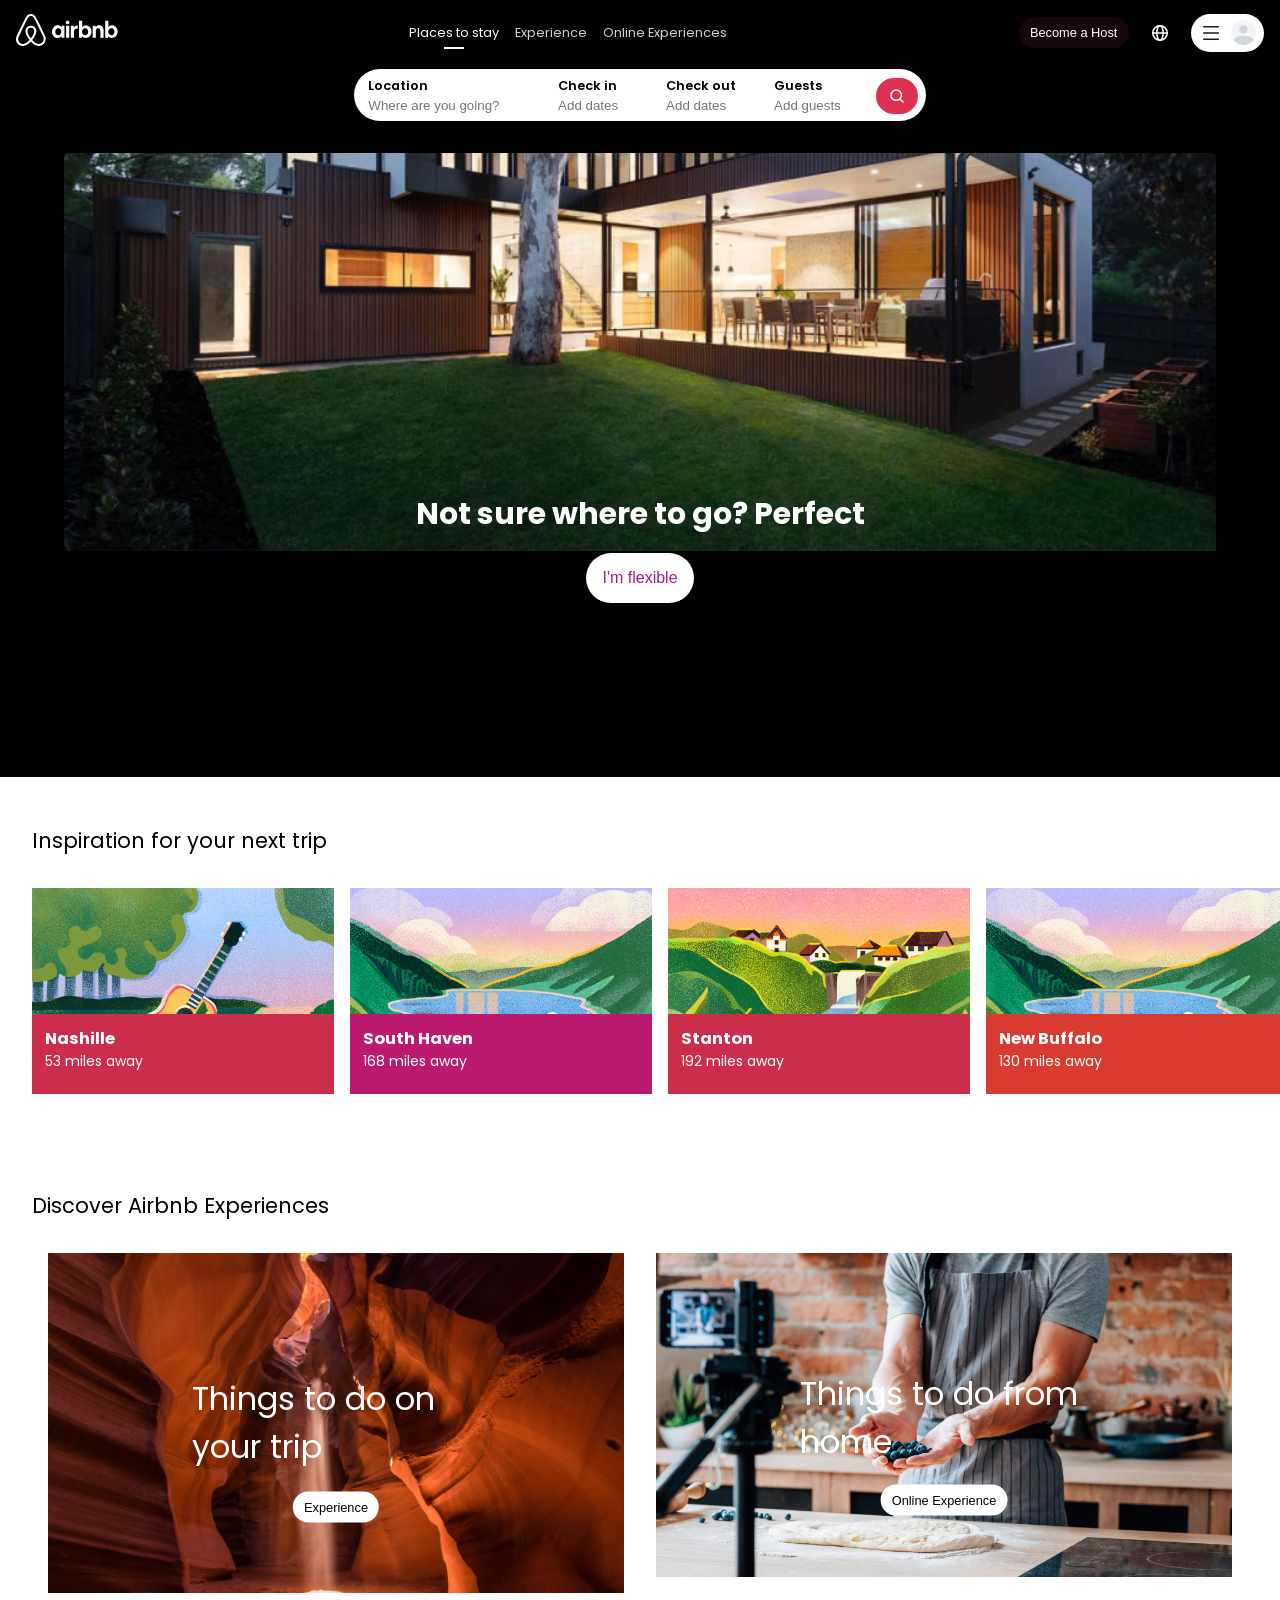
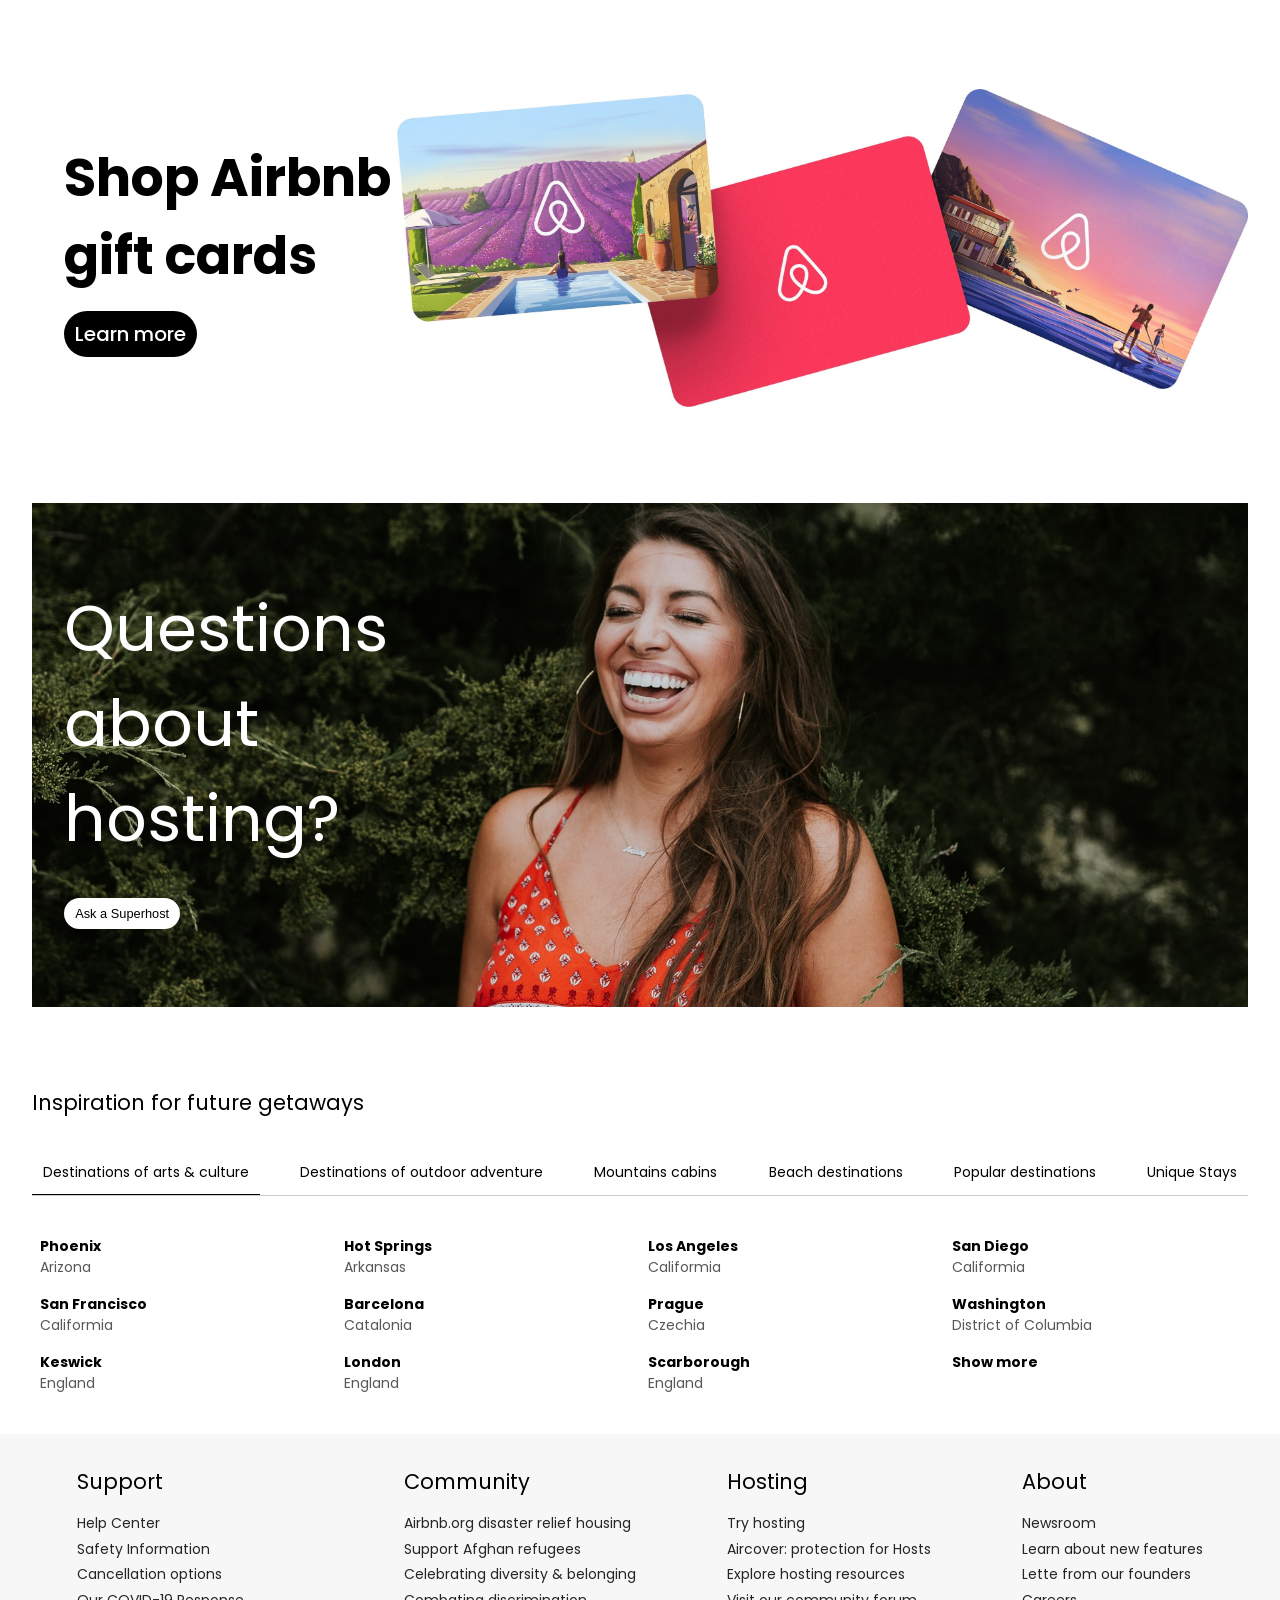
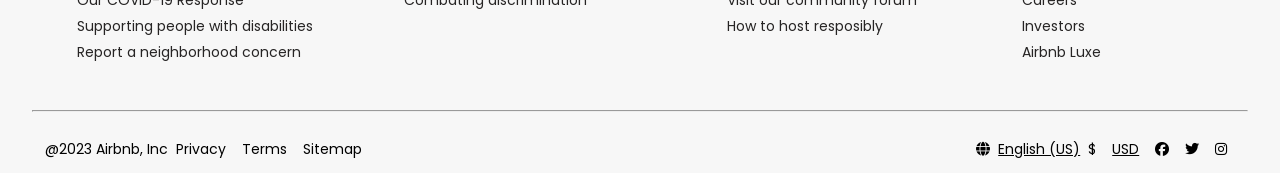
<file: index.html>
<!DOCTYPE html>
<html lang="en">

<head>
    <meta charset="UTF-8">
    <meta name="viewport" content="width=device-width, initial-scale=1.0">
    <meta http-equiv="Content-Type" content="text/html;charset=UTF-8">
    <link rel="preconnect" href="https://fonts.googleapis.com">
<link rel="preconnect" href="https://fonts.gstatic.com" crossorigin>
<link href="https://fonts.googleapis.com/css2?family=Poppins:wght@300;400;500&display=swap" rel="stylesheet">
<link rel="stylesheet" href="https://cdnjs.cloudflare.com/ajax/libs/font-awesome/6.4.2/css/all.min.css" integrity="sha512-z3gLpd7yknf1YoNbCzqRKc4qyor8gaKU1qmn+CShxbuBusANI9QpRohGBreCFkKxLhei6S9CQXFEbbKuqLg0DA==" crossorigin="anonymous" referrerpolicy="no-referrer" />
    <link rel="stylesheet" href="./assets/core/core.css">
    <link rel="stylesheet" href="./assets/css/home.css">
    <title>Home | Airbnb</title>
</head>

<body>
    <header>
        <div class="inner">
            <div class="logo">
                <a href="/" class="logo-link">
                    <svg width="102" height="32" viewBox="0 0 102 32" fill="none" xmlns="http://www.w3.org/2000/svg">
                        <path
                            d="M29.24 22.6799C29.08 22.2899 28.93 21.8799 28.77 21.5299L28.03 19.8599L28 19.8299C25.8 15.0299 23.45 10.1499 20.96 5.34994L20.86 5.14994C20.61 4.67994 20.36 4.15994 20.1 3.67994C19.78 3.10994 19.47 2.49994 18.96 1.91994C18.4628 1.31308 17.8372 0.824133 17.1282 0.488399C16.4192 0.152666 15.6444 -0.0214844 14.86 -0.0214844C14.0755 -0.0214844 13.3008 0.152666 12.5917 0.488399C11.8827 0.824133 11.2571 1.31308 10.76 1.91994C10.29 2.49994 9.93996 3.10994 9.61996 3.67994C9.36996 4.19994 9.11996 4.70994 8.85996 5.17994L8.75996 5.37994C6.30996 10.1799 3.91996 15.0599 1.71996 19.8599L1.65996 19.9199C1.43996 20.4399 1.17996 20.9799 0.929959 21.5599C0.769959 21.9099 0.609959 22.2899 0.449959 22.7099C0.0179916 23.8097 -0.119949 25.0031 0.0497312 26.1724C0.219412 27.3418 0.690857 28.4467 1.4176 29.3784C2.14435 30.31 3.10131 31.0362 4.19418 31.4854C5.28705 31.9346 6.47811 32.0912 7.64996 31.9399C8.77343 31.7921 9.85523 31.4178 10.83 30.8399C12.13 30.1099 13.38 29.0499 14.78 27.5199C16.18 29.0499 17.46 30.1099 18.73 30.8499C19.9513 31.5668 21.3343 31.9624 22.75 31.9999C24.3893 32.0068 25.9758 31.4202 27.2164 30.3487C28.4571 29.2771 29.2682 27.7928 29.5 26.1699C29.7678 25.0037 29.6772 23.7838 29.24 22.6699V22.6799ZM14.88 24.3399C13.16 22.1399 12.04 20.1199 11.66 18.3899C11.5025 17.7489 11.4686 17.0837 11.56 16.4299C11.63 15.9199 11.82 15.4699 12.08 15.0899C12.68 14.2199 13.73 13.6799 14.88 13.6799C15.4261 13.6633 15.9678 13.7824 16.4565 14.0268C16.9452 14.2711 17.3656 14.633 17.68 15.0799C17.94 15.4799 18.13 15.9199 18.19 16.4299C18.29 17.0099 18.25 17.6799 18.09 18.3899C17.71 20.0899 16.59 22.1299 14.88 24.3399ZM27.62 25.8199C27.5063 26.6439 27.1788 27.4237 26.67 28.0816C26.1612 28.7396 25.4888 29.2527 24.72 29.5699C23.96 29.8899 23.12 29.9799 22.3 29.8899C21.5 29.7899 20.7 29.5299 19.88 29.0499C18.5185 28.2084 17.2942 27.1629 16.25 25.9499C18.35 23.3499 19.62 20.9799 20.1 18.8699C20.33 17.8699 20.36 16.9699 20.26 16.1399C20.1351 15.3532 19.8417 14.6028 19.4 13.9399C18.8956 13.2212 18.2223 12.6374 17.4394 12.2398C16.6565 11.8423 15.7879 11.6431 14.91 11.6599C13.06 11.6599 11.41 12.5199 10.41 13.9299C9.9598 14.5911 9.66887 15.3475 9.55996 16.1399C9.42996 16.9799 9.45996 17.9099 9.71996 18.8699C10.2 20.9799 11.5 23.3799 13.57 25.9699C12.5434 27.2061 11.3163 28.2608 9.93996 29.0899C9.10996 29.5699 8.31996 29.8199 7.51996 29.9199C6.27584 30.0793 5.01911 29.7412 4.02292 28.9791C3.02673 28.2169 2.37161 27.0924 2.19996 25.8499C2.09996 25.0499 2.16996 24.2499 2.48996 23.3499C2.58996 23.0299 2.73996 22.7099 2.89996 22.3299C3.11996 21.8099 3.37996 21.2699 3.62996 20.7299L3.66996 20.6599C5.82996 15.8899 8.18996 11.0199 10.64 6.24994L10.74 6.04994C10.99 5.56994 11.24 5.05994 11.5 4.57994C11.76 4.06994 12.04 3.57994 12.4 3.17994C12.7116 2.80797 13.1009 2.50882 13.5406 2.30356C13.9804 2.09831 14.4597 1.99193 14.945 1.99193C15.4302 1.99193 15.9096 2.09831 16.3493 2.30356C16.789 2.50882 17.1783 2.80797 17.49 3.17994C17.84 3.57994 18.13 4.06994 18.39 4.57994C18.64 5.05994 18.89 5.57995 19.15 6.04994L19.25 6.24994C21.69 11.0199 24.05 15.8899 26.25 20.6599L26.28 20.6899C26.54 21.2099 26.76 21.7899 27.01 22.2899C27.17 22.6799 27.33 22.9899 27.43 23.3199C27.62 24.2199 27.72 25.0199 27.62 25.8199ZM41.54 24.1199C40.7864 24.131 40.0401 23.9722 39.3563 23.6554C38.6725 23.3386 38.0688 22.8719 37.59 22.2899C36.514 21.0499 35.943 19.451 35.99 17.8099C35.9735 16.1332 36.563 14.5068 37.65 13.2299C38.1528 12.6406 38.7787 12.1686 39.4836 11.8472C40.1885 11.5259 40.9553 11.3629 41.73 11.3699C42.4589 11.35 43.1809 11.5157 43.8282 11.8516C44.4754 12.1875 45.0266 12.6824 45.43 13.2899L45.53 11.7199H48.45V23.7999H45.52L45.42 22.0399C45.0041 22.6886 44.4294 23.2202 43.7503 23.5842C43.0712 23.9483 42.3104 24.1327 41.54 24.1199ZM42.3 21.2399C42.88 21.2399 43.39 21.0799 43.87 20.7899C44.31 20.4699 44.67 20.0499 44.95 19.5399C45.2 19.0299 45.33 18.4199 45.33 17.7399C45.3689 17.1493 45.254 16.5587 44.9963 16.0259C44.7386 15.493 44.3471 15.0361 43.86 14.6999C43.3919 14.4083 42.8514 14.2537 42.3 14.2537C41.7485 14.2537 41.208 14.4083 40.74 14.6999C40.3 15.0199 39.94 15.4399 39.66 15.9499C39.3955 16.5124 39.2654 17.1286 39.28 17.7499C39.241 18.3405 39.3559 18.9312 39.6136 19.464C39.8713 19.9969 40.2628 20.4538 40.75 20.7899C41.22 21.0799 41.73 21.2399 42.3 21.2399ZM53.45 8.45994C53.45 8.80995 53.39 9.12994 53.23 9.38995C53.07 9.63995 52.85 9.86994 52.56 10.0299C52.27 10.1899 51.96 10.2499 51.64 10.2499C51.32 10.2499 51 10.1899 50.71 10.0299C50.4357 9.87726 50.205 9.65694 50.04 9.38995C49.8851 9.10508 49.8091 8.78401 49.82 8.45994C49.82 8.09995 49.89 7.77994 50.04 7.52994C50.2 7.22994 50.43 7.04994 50.71 6.88994C51 6.72994 51.31 6.65994 51.64 6.65994C51.9583 6.65261 52.273 6.728 52.5535 6.87874C52.8339 7.02948 53.0705 7.25042 53.24 7.51994C53.3855 7.81149 53.4576 8.13418 53.45 8.45994ZM50.05 23.7599V11.6999H53.23V23.7799H50.04L50.05 23.7599ZM61.73 14.8599V14.8999C61.58 14.8299 61.38 14.7999 61.23 14.7699C61.03 14.7299 60.87 14.7299 60.68 14.7299C59.79 14.7299 59.12 14.9899 58.68 15.5299C58.2 16.0799 57.98 16.8499 57.98 17.8399V23.7699H54.79V11.6899H57.72L57.82 13.5199C58.14 12.8799 58.52 12.3999 59.06 12.0399C59.5971 11.6902 60.2294 11.5155 60.87 11.5399C61.1 11.5399 61.32 11.5599 61.51 11.5999C61.61 11.6299 61.67 11.6299 61.73 11.6599V14.8599ZM63.01 23.7599V6.73994H66.19V13.2399C66.64 12.6599 67.15 12.2099 67.79 11.8599C68.8032 11.3632 69.9542 11.2223 71.0573 11.4599C72.1604 11.6976 73.1512 12.3 73.87 13.1699C74.9483 14.4125 75.5195 16.0154 75.47 17.6599C75.4864 19.3367 74.897 20.9631 73.81 22.2399C73.3072 22.8293 72.6813 23.3013 71.9763 23.6227C71.2714 23.944 70.5046 24.1069 69.73 24.0999C69.001 24.1199 68.279 23.9541 67.6317 23.6183C66.9845 23.2824 66.4333 22.7875 66.03 22.1799L65.93 23.7499L63.01 23.7799V23.7599ZM69.16 21.2399C69.73 21.2399 70.24 21.0799 70.72 20.7899C71.16 20.4699 71.52 20.0499 71.8 19.5399C72.06 19.0299 72.18 18.4199 72.18 17.7399C72.18 17.0699 72.06 16.4599 71.8 15.9499C71.5374 15.4582 71.1684 15.0312 70.72 14.6999C70.2519 14.4083 69.7115 14.2537 69.16 14.2537C68.6085 14.2537 68.068 14.4083 67.6 14.6999C67.15 15.0199 66.8 15.4399 66.51 15.9499C66.2455 16.5124 66.1154 17.1286 66.13 17.7499C66.091 18.3405 66.2059 18.9312 66.4636 19.464C66.7213 19.9969 67.1128 20.4538 67.6 20.7899C68.07 21.0799 68.58 21.2399 69.16 21.2399ZM76.67 23.7699V11.6899H79.6L79.7 13.2599C80.0682 12.6581 80.5905 12.1656 81.2128 11.8333C81.8352 11.501 82.535 11.3411 83.24 11.3699C84.0461 11.356 84.8384 11.5801 85.5178 12.0141C86.1973 12.448 86.7337 13.0727 87.06 13.8099C87.41 14.5699 87.6 15.5099 87.6 16.5599V23.7999H84.41V16.9799C84.41 16.1399 84.22 15.4799 83.84 14.9899C83.46 14.5099 82.94 14.2499 82.28 14.2499C81.8 14.2499 81.38 14.3499 81.01 14.5699C80.66 14.7999 80.37 15.0899 80.15 15.4999C79.9275 15.9144 79.8172 16.3798 79.83 16.8499V23.7699H76.67ZM89.19 23.7699V6.72994H92.38V13.2299C92.812 12.6467 93.3741 12.1722 94.0216 11.8441C94.6691 11.5161 95.3841 11.3434 96.11 11.3399C96.8635 11.3289 97.6099 11.4877 98.2937 11.8045C98.9775 12.1213 99.5811 12.588 100.06 13.1699C101.131 14.4125 101.698 16.0105 101.65 17.6499C101.667 19.3269 101.078 20.9536 99.99 22.2299C99.4872 22.8193 98.8613 23.2913 98.1563 23.6127C97.4514 23.934 96.6846 24.0969 95.91 24.0899C95.181 24.1099 94.459 23.9441 93.8117 23.6083C93.1645 23.2724 92.6133 22.7775 92.21 22.1699L92.12 23.7399L89.19 23.7699ZM95.37 21.2399C95.95 21.2399 96.46 21.0799 96.93 20.7899C97.38 20.4699 97.73 20.0499 98.02 19.5399C98.27 19.0299 98.4 18.4199 98.4 17.7399C98.4389 17.1493 98.324 16.5587 98.0663 16.0259C97.8086 15.493 97.4171 15.0361 96.93 14.6999C96.4619 14.4083 95.9215 14.2537 95.37 14.2537C94.8185 14.2537 94.278 14.4083 93.81 14.6999C93.37 15.0199 93.01 15.4399 92.73 15.9499C92.4508 16.5074 92.32 17.1273 92.35 17.7499C92.311 18.3405 92.4259 18.9312 92.6836 19.464C92.9413 19.9969 93.3328 20.4538 93.82 20.7899C94.29 21.0799 94.77 21.2399 95.37 21.2399Z"
                            fill="white" />
                    </svg>
                </a>
            </div>
            <div class="header-menu">
                <ul>
                    <li>
                        <a href="#" class="active">Places to stay</a>
                    </li>
                    <li>
                        <a href="#">Experience</a>
                    </li>
                    <li>
                        <a href="#">Online Experiences</a>
                    </li>
                </ul>
            </div>
            <div class="right-side">
                <button type="button" class="btn secondry">Become a Host</button>
                <button type="button" class="btn icon-btn">
                    <svg width="24" height="24" viewBox="0 0 24 24" fill="none" xmlns="http://www.w3.org/2000/svg">
                        <path
                            d="M19.25 12C19.25 16.0041 16.0041 19.25 12 19.25C7.99594 19.25 4.75 16.0041 4.75 12C4.75 7.99594 7.99594 4.75 12 4.75C16.0041 4.75 19.25 7.99594 19.25 12Z"
                            stroke="white" stroke-width="1.5" stroke-linecap="round" stroke-linejoin="round" />
                        <path
                            d="M15.25 12C15.25 16.5 13.2426 19.25 12 19.25C10.7574 19.25 8.75 16.5 8.75 12C8.75 7.5 10.7574 4.75 12 4.75C13.2426 4.75 15.25 7.5 15.25 12Z"
                            stroke="white" stroke-width="1.5" stroke-linecap="round" stroke-linejoin="round" />
                        <path d="M5 12H19" stroke="white" stroke-width="1.5" stroke-linecap="round"
                            stroke-linejoin="round" />
                    </svg>
                </button>

                <button class="btn profile-btn" type="button">
                    <svg width="24" height="24" viewBox="0 0 24 24" fill="none" xmlns="http://www.w3.org/2000/svg">
                        <path d="M4.75 5.75H19.25" stroke="#111827" stroke-width="1.5" stroke-linecap="round"
                            stroke-linejoin="round" />
                        <path d="M4.75 18.25H19.25" stroke="#111827" stroke-width="1.5" stroke-linecap="round"
                            stroke-linejoin="round" />
                        <path d="M4.75 12H19.25" stroke="#111827" stroke-width="1.5" stroke-linecap="round"
                            stroke-linejoin="round" />
                    </svg>

                    <img src="./assets/images/Avatar.png" alt="User Profile">
                </button>
            </div>
        </div>
    </header>
    <main>
        <!-- Search bar, listings, and map will go here -->
        <div class="search-bar">
            <form action="#" method="get" id="form">
                <div class="input-group">
                    <label for="search">Location</label>
                    <input type="text" id="search" class="input" placeholder="Where are you going?">
                </div>
                <div class="input-group">
                    <label for="check-in">Check in</label>
                    <input type="text" id="check-in" onblur="(this.type='text')" onfocus="(this.type='date')"
                        class="input" placeholder="Add dates">
                </div>
                <div class="input-group">
                    <label for="check-out">Check out</label>
                    <input type="text" id="check-out" onblur="(this.type='text')" onfocus="(this.type='date')"
                        class="input" placeholder="Add dates">
                </div>
                <div class="input-group">
                    <label for="guest">Guests</label>
                    <input type="text" id="guest" class="input" placeholder="Add guests">
                </div>

                <button class="btn primary" type="submit">
                    <svg width="20" height="20" viewBox="0 0 20 20" fill="none" xmlns="http://www.w3.org/2000/svg">
                        <path
                            d="M16.0417 16.0416L12.9167 12.9166M3.95834 9.16658C3.95834 6.2901 6.29019 3.95825 9.16668 3.95825C12.0432 3.95825 14.375 6.2901 14.375 9.16658C14.375 12.0431 12.0432 14.3749 9.16668 14.3749C6.29019 14.3749 3.95834 12.0431 3.95834 9.16658Z"
                            stroke="white" stroke-width="1.5" stroke-linecap="round" stroke-linejoin="round" />
                    </svg>
                </button>
            </form>
        </div>

        <div class="hero-bar">
            <div class="inner">
                <h1>Not sure where to go? Perfect</h1>

                <button class="btn secondry" type="button">I'm flexible</button>
            </div>
        </div>

        <div class="categories">
            <h2 class="heading">Inspiration for your next trip</h2>

            <div class="slider">
                <div class="card">
                    <img src="./assets/images/rect1.png" alt="">
                    <div class="bottom">
                        <h3>Nashille</h3>
                        <p>53 miles away</p>
                    </div>
                </div>
                <div class="card">
                    <img src="./assets/images/rect2.png" alt="">
                    <div class="bottom">
                        <h3>South Haven</h3>
                        <p>168 miles away</p>
                    </div>
                </div>
                <div class="card">
                    <img src="./assets/images/rect3.png" alt="">
                    <div class="bottom">
                        <h3>Stanton</h3>
                        <p>192 miles away</p>
                    </div>
                </div>
                <div class="card">
                    <img src="./assets/images/rect4.png" alt="">
                    <div class="bottom">
                        <h3>New Buffalo</h3>
                        <p>130 miles away</p>
                    </div>
                </div>
            </div>
        </div>

        <div class="experience">
            <h2 class="heading">Discover Airbnb Experiences</h2>

            <div class="slider">
                <div class="card">
                    <img src="./assets/images/exp1.png" alt="" srcset="">

                    <h3>Things to do on your trip</h3>
                    <button type="button" class="btn">Experience</button>
                </div>
                <div class="card">
                    <img src="./assets/images/exp2.png" alt="" srcset="">

                    <h3>Things to do from home</h3>
                    <button type="button" class="btn">Online Experience</button>
                </div>
            </div>
        </div>

        <div class="shop">
            <div class="lp">
                <h2>Shop Airbnb gift cards</h2>

                <a href="#" class="btn">Learn more</a>
            </div>
            <img src="./assets/images/v2704_6504.png" alt="">
        </div>

        <div class="hosting">
            <div class="inner">
                <h2>Questions <br> about <br> hosting?</h2>

                <button type="button" class="btn">
                    Ask a Superhost
                </button>
            </div>
        </div>

        <div class="inspiration">
            <h2 class="heading">Inspiration for future getaways</h2>

            <ul class="tabs">
                <li class="active">
                    <a href="#">Destinations of arts & culture</a>
                </li>
                <li>
                    <a href="#">Destinations of outdoor adventure</a>
                </li>
                <li>
                    <a href="#">Mountains cabins</a>
                </li>
                <li>
                    <a href="#">Beach destinations</a>
                </li>
                <li>
                    <a href="#">Popular destinations</a>
                </li>
                <li>
                    <a href="#">Unique Stays</a>
                </li>
            </ul>

            <ul class="types">
                <li>
                    <b>Phoenix</b>
                    <span>Arizona</span>
                </li>
                <li>
                    <b>Hot Springs</b>
                    <span>Arkansas</span>
                </li>
                <li>
                    <b>Los Angeles</b>
                    <span>Califormia</span>
                </li>
                <li>
                    <b>San Diego</b>
                    <span>Califormia</span>
                </li>
                <li>
                    <b>San Francisco</b>
                    <span>Califormia</span>
                </li>
                <li>
                    <b>Barcelona</b>
                    <span>Catalonia</span>
                </li>
                <li>
                    <b>Prague</b>
                    <span>Czechia</span>
                </li>
                <li>
                    <b>Washington</b>
                    <span>District of Columbia</span>
                </li>
                <li>
                    <b>Keswick</b>
                    <span>England</span>
                </li>
                <li>
                    <b>London</b>
                    <span>England</span>
                </li>
                <li>
                    <b>Scarborough</b>
                    <span>England</span>
                </li>
                <li>
                    <b>Show more</b>
                </li>
            </ul>
        </div>
    </main>
    <footer>
        <!-- Footer will go here -->
        <div class="top">
            <div class="col">
                <h2>Support</h2>
                <ul>
                    <li>
                        <a href="#">Help Center</a>
                    </li>
                    <li>
                        <a href="#">Safety Information</a>
                    </li>
                    <li>
                        <a href="#">Cancellation options</a>
                    </li>
                    <li>
                        <a href="#">Our COVID-19 Response</a>
                    </li>
                    <li>
                        <a href="#">Supporting people with disabilities</a>
                    </li>
                    <li>
                        <a href="#">Report a neighborhood concern</a>
                    </li>
                </ul>
            </div>

            <div class="col">
                <h2>Community</h2>
                <ul>
                    <li>
                        <a href="#">Airbnb.org disaster relief housing</a>
                    </li>
                    <li>
                        <a href="#">Support Afghan refugees</a>
                    </li>
                    <li>
                        <a href="#">Celebrating diversity & belonging</a>
                    </li>
                    <li>
                        <a href="#">Combating discrimination</a>
                    </li>
                </ul>
            </div>

            <div class="col">
                <h2>Hosting</h2>
                <ul>
                    <li>
                        <a href="#">Try hosting</a>
                    </li>
                    <li>
                        <a href="#">Aircover: protection for Hosts</a>
                    </li>
                    <li>
                        <a href="#">Explore hosting resources</a>
                    </li>
                    <li>
                        <a href="#">Visit our community forum</a>
                    </li>
                    <li>
                        <a href="#">How to host resposibly</a>
                    </li>
                </ul>
            </div>

            <div class="col">
                <h2>About</h2>
                <ul>
                    <li>
                        <a href="#">Newsroom</a>
                    </li>
                    <li>
                        <a href="#">Learn about new features</a>
                    </li>
                    <li>
                        <a href="#">Lette from our founders</a>
                    </li>
                    <li>
                        <a href="#">Careers</a>
                    </li>
                    <li>
                        <a href="#">Investors</a>
                    </li>
                    <li>
                        <a href="#">Airbnb Luxe</a>
                    </li>
                </ul>
            </div>
        </div>
        <br><br>
<hr>
<!-- Footer -->
<span id="main-footer" style="display: flex; justify-content: space-between; align-items: start; text-align: left;">
        <div class="bottom">
            <p>@2023 Airbnb, Inc</p>

            <a href="#">Privacy</a>
            <a href="#">Terms</a>
            <a href="#">Sitemap</a>
        </div>
        <div class="bottom">
            <a href=""><i class="fa-solid fa-globe"></i></a>
            <p><u>English (US)</u></p>
            <a>$</a>
            <a><u>USD</u></a>

            <a href=""><i class="fa-brands fa-facebook"></i></a>
            <a href=""><i class="fa-brands fa-twitter"></i></a>
            <a href=""><i class="fa-brands fa-instagram"></i></a>
        </div>
    </span>
    </footer>


    <script src="./assets/core/core.js"></script>
    <script src="./assets/js/home.js"></script>
</body>

</html>
</file>
<file: assets/core/core.css>
:root {
    --main: #DE3151;
    --light-main: #DE31511A;
}

*,
::after,
::before {
    margin: 0;
    padding: 0;
    box-sizing: border-box;
}

body {
    scroll-behavior: smooth;
    font-size: 14px;
    font-family: "Poppins", sans-serif;
    font-weight: 400;
    color: #000;
    min-height: 100vh;
    width: 100%;
}

/* Buttons */
.btn {
    background: transparent;
    border: 0;
    outline: 0;
    appearance: none;
    color: #fff;
    padding: 0.5rem 0.7rem;
    transition: 0.3s;
    border-radius: 30px;
    display: inline-flex;
    align-items: center;
    cursor: pointer;
    user-select: none;
    font-size: 0.8rem;
    font-weight: 500;
}

.btn:hover {
    opacity: 0.7;
}

.btn:active {
    transform: scale(0.95);
}

.btn.secondry {
    background-color: var(--light-main);
}

.btn.primary {
    background-color: var(--main);
}


/* Input */
.input {
    padding: 0.5rem 0.7rem;
    border-radius: 30px;
    border: 0;
    outline: 0;
    background-color: transparent;
    appearance: none;
    color: #000;
    transition: 0.3s;
}

/* Footer */
footer {
    width: 100%;
    background-color: #f7f7f7;
    padding: 2rem;
    padding-bottom: 0;
}

footer .top {
    display: flex;
    align-items: flex-start;
    justify-content: space-around;
}

footer .top h2 {
    font-weight: 400;
    margin-bottom: 1rem;
}

footer .top ul {
    list-style: none;
}

footer .top ul a {
    color: #262424;
    margin-bottom: 0.8rem;
    text-decoration: none;
}

footer .top ul li {
    margin-bottom: 0.3rem;
}

footer .bottom {
    padding: 0.8rem;
    display: flex;
    align-items: center;
    justify-content: center;
    margin-top: 0.9rem;
}

footer .bottom a {
    color: #000;
    text-decoration: none;
    margin: 0 0.5rem;
}
</file>
<file: assets/css/home.css>
header {
    width: 100%;
    display: flex;
    justify-content: center;
    background-color: #010102;
    padding-top: 0.8rem;
}

header .inner {
    display: flex;
    align-items: center;
    justify-content: space-between;
    width: 100%;
    position: sticky;
    position: -webkit-sticky;
    top: 0;
    padding: 0 16px;
    max-width: 1296px;
}

.header-menu ul {
    list-style: none;
    display: flex;
    align-items: center;
    flex-direction: row;
}

.header-menu li {
    margin: 0 8px;
}

.header-menu a {
    font-size: 0.8rem;
    color: #cfd2d4;
    text-decoration: none;
    transition: 0.3s;
    position: relative;
}

.header-menu a::after {
    position: absolute;
    content: '';
    bottom: 0px;
    left: 50%;
    transform: translateX(-50%) translateY(8px);
    background-color: #fff;
    height: 2px;
    transition: 0.3ss;
}

.header-menu a:hover,
.header-menu a.active {
    color: #fff;
}

.header-menu a:hover::after,
.header-menu a.active::after {
    width: 20px;
}

.right-side {
    display: flex;
    align-items: center;
}

.right-side .icon-btn {
    margin: 0 0.5rem;
}

.right-side img {
    height: 25px;
    width: 25px;
    margin-left: 0.5rem;
}

.profile-btn {
    background-color: #fff;
    padding: 0.4rem 0.5rem;
}

.search-bar {
    background-color: #010102;
    display: flex;
    align-items: center;
    justify-content: center;
    padding-top: 1rem;
}

.search-bar form {
    display: flex;
    align-items: center;
    background-color: #fff;
    border-radius: 30px;
    padding: 0.5rem;
    padding-bottom: 0.3rem;
}

.search-bar label {
    display: block;
    color: #000;
    font-weight: 600;
    font-size: 0.8rem;
    margin-left: 0.4rem;
}

.search-bar .input-group:not(:last-child) {
    margin-right: 0.5rem;
}

.search-bar .input {
    padding: 0 0.4rem;
}

.search-bar .input-group:not(:first-child) .input {
    width: 100px;
}

.hero-bar {
    width: 100%;
    display: flex;
    align-items: center;
    justify-content: center;
    padding: 2rem 0;
    padding-bottom: 4rem;
    background-color: #000;
}

.hero-bar .inner {
    height: 35rem;
    display: flex;
    align-items: center;
    justify-content: center;
    flex-direction: column;
    background-image: url(../images/hero.jpg);
    background-size: 100%;
    background-position-y: -250px;
    background-repeat: no-repeat;
    max-width: 90%;
    width: 100%;
    border-radius: 5px;
}

.hero-bar .inner h1 {
    font-size: 30px;
    color: #ffffff;
    margin-top: 20%;
}

.hero-bar .inner .btn {
    background-color: #fff;
    color: #9E1F83;
    font-size: 1rem;
    padding: 1rem;
    margin-top: 1rem;
}

/* categories */
.categories {
    padding: 3rem 2rem;
}

.heading {
    font-weight: 400;
}

.slider {
    margin-top: 2rem;
    width: 100%;
    display: flex;
    align-items: flex-start;
    justify-content: space-around;
}

.categories .card:not(:last-child) {
    margin-right: 1rem;
}

.categories .card {
    position: relative;
}

.categories .card .bottom {
    background-color: #000;
    color: #fff;
    padding: 0.8rem;
    position: absolute;
    width: 100%;
    bottom: 0;
    height: 5rem;
}

.categories .card:first-child .bottom {
    background-color: #CC2D4A;
}

.categories .card:nth-child(2) .bottom {
    background-color: #BC1A6E;
}

.categories .card:nth-child(3) .bottom {
    background-color: #CC2D4A;
}

.categories .card:nth-child(4) .bottom {
    background-color: #D93B30;
}

/* experience */
.experience {
    padding: 3rem 2rem;
}

.experience .slider {
    margin-top: 2rem;
    width: 100%;
    display: flex;
    align-items: flex-start;
    justify-content: space-around;
}

.experience .card {
    width: 100%;
    margin: 0 1rem;
    max-height: 340px;
    position: relative;
    overflow: hidden;
}

.experience .card img {
    max-width: 100%;
    height: 100%;
}

.experience .card h3 {
    position: absolute;
    top: 50%;
    left: 50%;
    color: #fff;
    font-size: 2rem;
    font-weight: 400;
    transform: translate(-50%, -50%);
}

.experience .card button {
    position: absolute;
    top: 70%;
    left: 50%;
    color: #000;
    margin-top: 1rem;
    transform: translate(-50%, -50%);
    background-color: #fff;
}

/* shop */
.shop {
    padding: 3rem 2rem;
    display: flex;
    align-items: center;
}

.shop img {
    width: 70%;
    margin-left: auto;
}

.shop .btn {
    text-decoration: none;
    background-color: #000;
    color: #fff;
    margin-top: 1rem;
    font-size: 20px;
}

.shop .lp {
    padding-left: 2rem;
    font-size: 35px;
}

/* hosting */
.hosting {
    padding: 3rem 2rem;
    display: flex;
    justify-content: center;
    align-items: center;
    max-width: 100%;
    height: 600px;
}

.hosting .inner {
    width: 100%;
    height: 100%;
    padding: 2rem;
    display: flex;
    align-items: start;
    justify-content: center;
    flex-direction: column;
    background-repeat: no-repeat;
    background-size: 100%;
    background-position-y: 60%;
    background-image: url(../images/v2704_6505.png);
}

.hosting h2 {
    color: #fff;
    font-size: 4rem;
    font-weight: 400;
    text-align: left;
}

.hosting button {
    background-color: #fff;
    margin-top: 2rem;
    color: #000;
}

/* inspiration */
.inspiration {
    padding: 2rem;
}

.inspiration .tabs {
    list-style: none;
    display: flex;
    align-items: center;
    justify-content: space-between;
    margin-top: 2rem;
    border-bottom: 1px solid #ccc;
}

.inspiration .tabs a {
    color: #000;
    text-decoration: none;
}

.inspiration .tabs li {
    padding: 0.7rem;
}

.inspiration .tabs li:hover {
    background-color: #f7f7f7;
}

.inspiration .tabs li.active {
    border-bottom: 1px solid #000;
}

.inspiration .types {
    list-style-type: none;
    display: flex;
    flex-wrap: wrap;
    margin-top: 2rem;
}

.inspiration .types li {
    flex: 1 1 25%;
    padding: 0.5rem;
}

.inspiration .types li b {
    display: block;
}

.inspiration .types li span {
    color: #595757;
}
</file>
